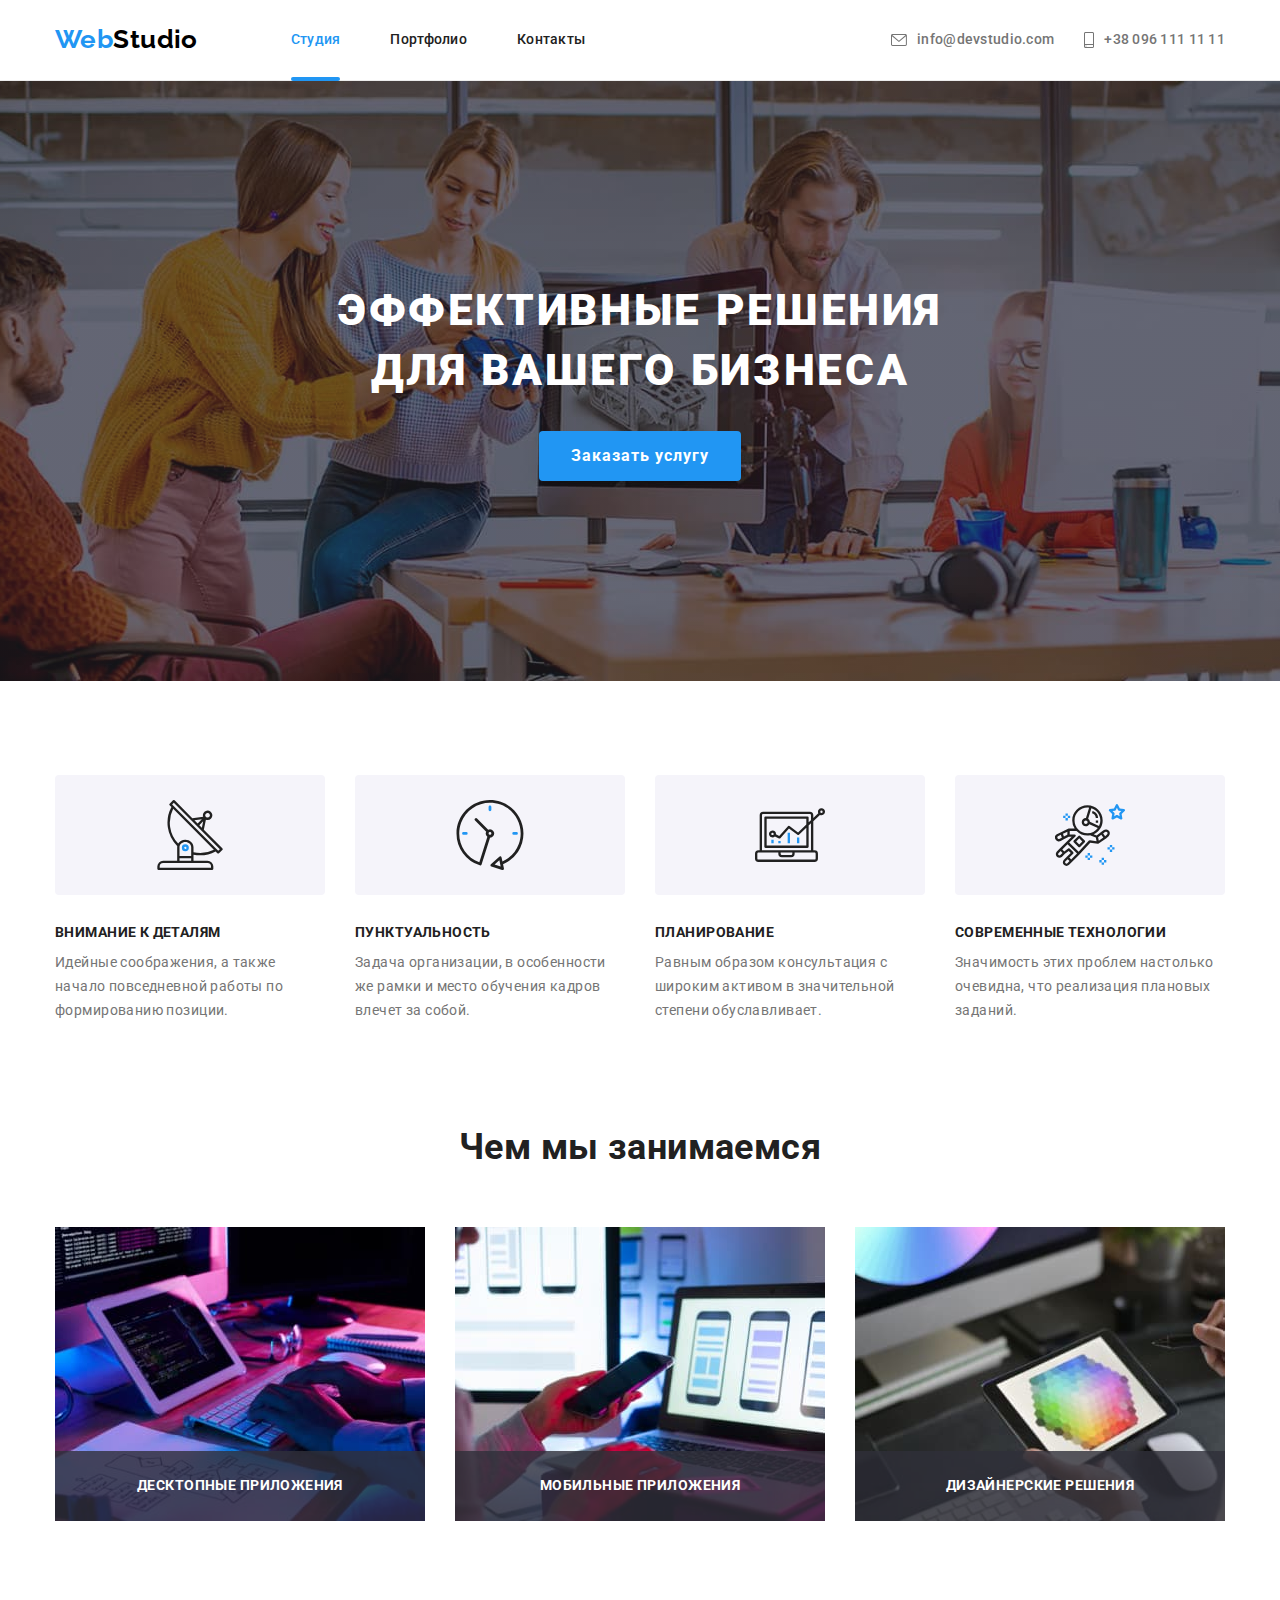
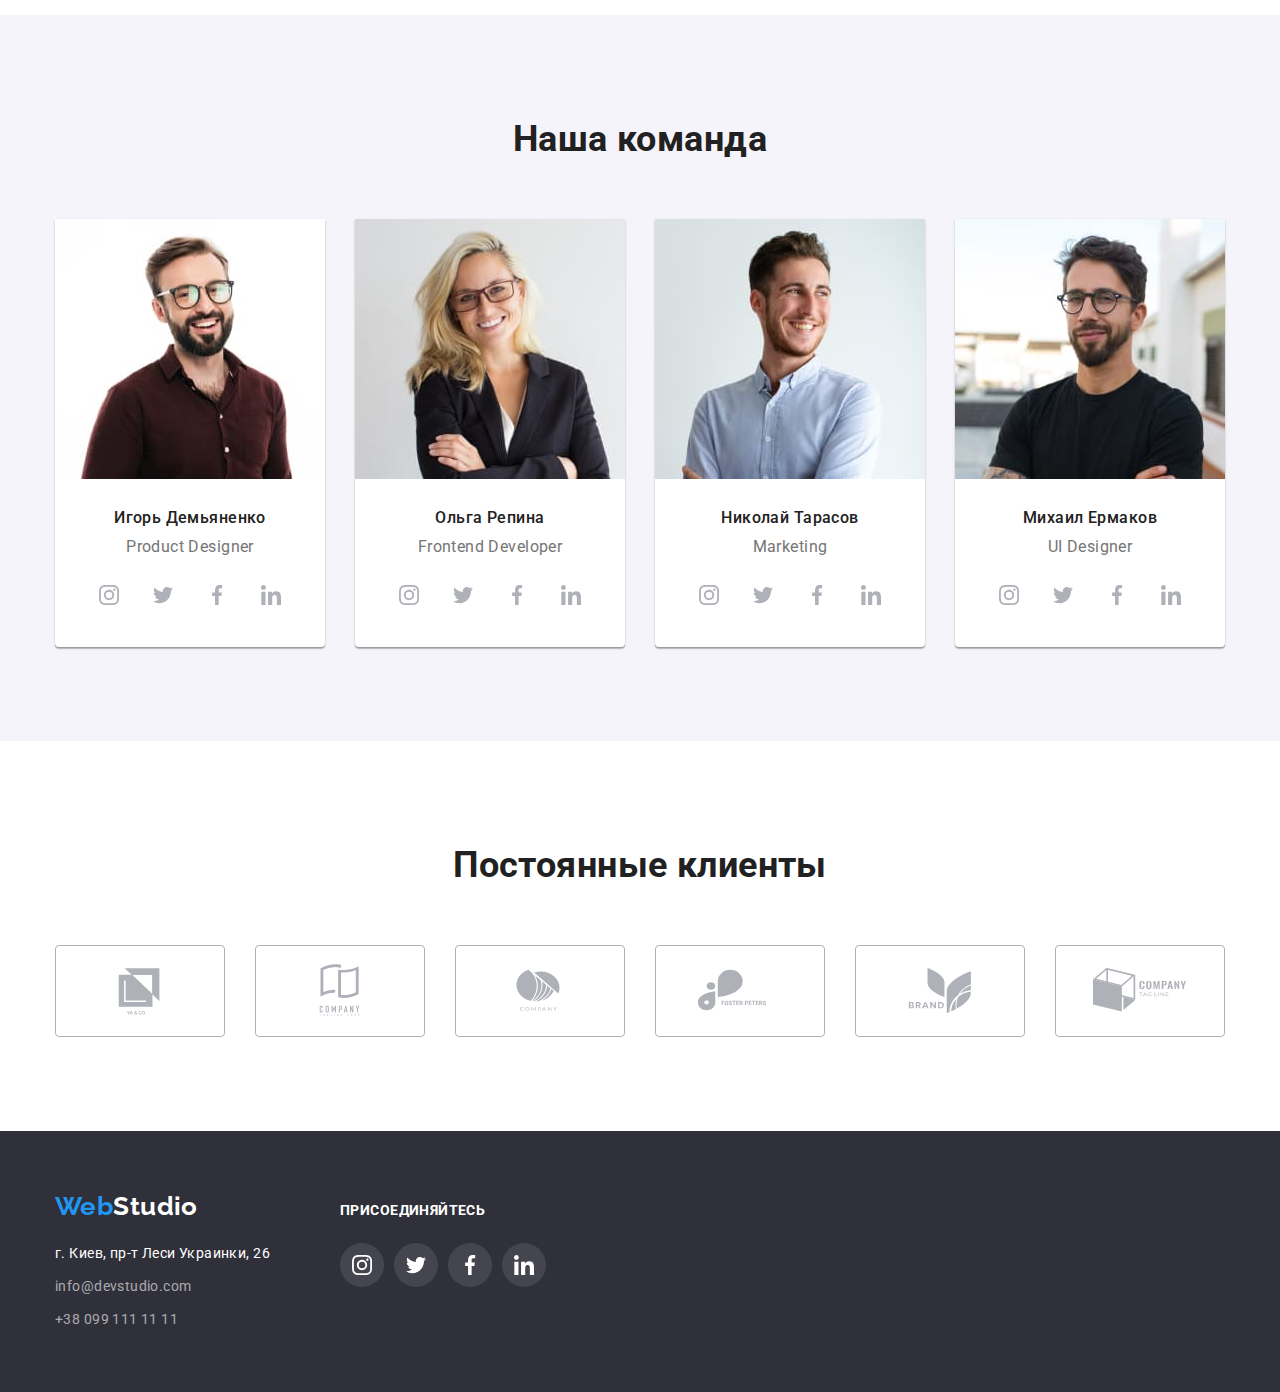
<file: index.html>
<!DOCTYPE html>
<html lang="ru">
  <head>
    <meta charset="UTF-8">
    <meta http-equiv="X-UA-Compatible" content="IE=edge">
    <meta name="viewport" content="width=device-width, initial-scale=1.0">
    <title>Студія</title>
    <!-- шрифти -->
    <link rel="preconnect" href="https://fonts.googleapis.com">
    <link rel="preconnect" href="https://fonts.gstatic.com" crossorigin>
    <link href="https://fonts.googleapis.com/css2?family=Raleway:wght@700&family=Roboto:wght@400;500;700;900&display=swap" rel="stylesheet">
    <!-- нормалізатор -->
    <link rel="stylesheet" href="https://cdnjs.cloudflare.com/ajax/libs/modern-normalize/1.1.0/modern-normalize.min.css">
    <!-- таблиця стилів -->
    <link rel="stylesheet" href="./css/styles.css">
  </head>
  <body>
    <header class="page-header">
      <div class="page-header-box container">
          <!-- навігація -->
          <nav class="site-nav">
            <a class="logo logo-header link" href="./index.html"><span class="logo-accent">Web</span>Studio</a>
            <ul class="site-nav-list list">
              <li class="site-nav-item"><a class="site-nav-link link current" href="./index.html">Студия</a></li>
              <li class="site-nav-item"><a class="site-nav-link link" href="./portfolio.html">Портфолио</a></li>
              <li class="site-nav-item"><a class="site-nav-link link" href="">Контакты</a></li>
            </ul>
          </nav>
          <!-- контакти -->
          <ul class="header-contacts list">
            <li class="header-contacts-item">
              <a class="header-contacts-link link" href="mailto:info@devstudio.com">
                <svg class="header-mail-icon" width="16px" height="12px">
                  <use href="./images/icons.svg#mail"></use>
                </svg>info@devstudio.com
              </a>
            </li>
            <li class="header-contacts-item">
              <a class="header-contacts-link link" href="tel:+380961111111">
                <svg class="header-tel-icon" width="10px" height="16px">
                  <use href="./images/icons.svg#tel"></use>
                </svg>+38 096 111 11 11
              </a>
            </li>
          </ul>
      </div>
    </header>
    <main>
      <!-- секція hero -->
      <section class="hero section hero-overlay">
        <div class="container">
          <h1 class="hero-title">Эффективные решения для вашего бизнеса</h1>
          <button class="hero-btn" type="button" data-modal-open>Заказать услугу</button>
        </div>
      </section>
      <!-- секція features / особености -->
      <section class="features section">
        <div class="container">
          <h2 class="visually-hidden">Особености</h2>
          <ul class="features-list list">
            <li class="features-item" >
              <div class="features-icon-wrap">
                <svg class="features-icon" width="70" height="70">
                  <use href="./images/icons.svg#antenna"></use>
                </svg>
              </div>
              <h3 class="features-name">Внимание к деталям</h3>
              <p class="features-text">Идейные соображения, а также начало повседневной работы по формированию позиции.</p>
            </li>
            <li class="features-item">
              <div class="features-icon-wrap">
                <svg class="features-icon" width="70" height="70">
                  <use href="./images/icons.svg#clock"></use>
                </svg>
              </div>
              <h3 class="features-name">Пунктуальность</h3>
              <p class="features-text">Задача организации, в особенности же рамки и место обучения кадров влечет за собой.</p>
            </li>
            <li class="features-item">
              <div class="features-icon-wrap">
                <svg class="features-icon" width="70" height="70">
                  <use href="./images/icons.svg#diagram"></use>
                </svg>
              </div>
              <h3 class="features-name">Планирование</h3>
              <p class="features-text">Равным образом консультация с широким активом в значительной степени обуславливает.</p>
            </li>
            <li class="features-item">
              <div class="features-icon-wrap">
                <svg class="features-icon" width="70" height="70">
                  <use href="./images/icons.svg#astronaut"></use>
                </svg>
              </div>
              <h3 class="features-name">Современные технологии</h3>
              <p class="features-text">Значимость этих проблем настолько очевидна, что реализация плановых заданий.</p>
            </li>
          </ul>
        </div>
      </section>
      <!-- секція direction / секція чем мы занимаемся -->
      <section class="direction section">
        <div class="container">
          <h2 class="direction-title">Чем мы занимаемся</h2>
          <ul class="direction-list list">
            <li class="direction-item">
              <div class="direction-item-inner">
                <img src="./images/direction-1.jpg" alt="box-1" width="370" height="294">
                <p class="direction-desc">Десктопные приложения</p>
              </div>
            </li>
            <li class="direction-item">
              <div class="direction-item-inner">
                <img src="./images/direction-2.jpg" alt="box-2" width="370" height="294">
                <p class="direction-desc">Мобильные приложения</p>
              </div>
            </li>
            <li class="direction-item">
              <div class="direction-item-inner">
                <img src="./images/direction-3.jpg" alt="box-3" width="370" height="294">
                <p class="direction-desc">Дизайнерские решения</p>
              </div>
            </li>
          </ul>
        </div>
      </section>
      <!-- секція team / наша команда -->
      <section class="team section">
        <div class="container">
          <h2 class="team-title">Наша команда</h2>
          <ul class="team-list list">
            <li class="team-item">
              <img class="team-img" src="./images/team-card-1.jpg" alt="team-card-1" width="270" height="260">
              <div class="team-box">
                <h3 class="team-name">Игорь Демьяненко</h3>
                <p class="team-text">Product Designer</p>
                <ul class="team-socials-list list">
                  <li class="team-socials-item">
                    <a href="" class="team-socials-link link">
                      <svg class="team-socials-icon" aria-label="instagram" width="20px" height="20px">
                        <use href="./images/icons.svg#instagram"></use>
                      </svg>
                    </a>
                  </li>
                  <li class="team-socials-item">
                    <a href="" class="team-socials-link link">
                      <svg class="team-socials-icon" aria-label="twitter" width="20px" height="20px">
                        <use href="./images/icons.svg#twitter"></use>
                      </svg>
                    </a>
                  </li>
                  <li class="team-socials-item">
                    <a href="" class="team-socials-link link">
                      <svg class="team-socials-icon" aria-label="facebook" width="20px" height="20px">
                        <use href="./images/icons.svg#facebook"></use>
                      </svg>
                    </a>
                  </li>
                  <li class="team-socials-item">
                    <a href="" class="team-socials-link">
                      <svg class="team-socials-icon" aria-label="linkedin" width="20px" height="20px">
                        <use href="./images/icons.svg#linkedin"></use>
                      </svg>
                    </a>
                  </li>
                </ul>
              </div>
            </li>
            <li class="team-item">
              <img class="team-img" src="./images/team-card-2.jpg" alt="team-card-2" width="270" height="260">
              <div class="team-box">
                <h3 class="team-name">Ольга Репина</h3>
                <p class="team-text">Frontend Developer</p>
                <ul class="team-socials-list list">
                  <li class="team-socials-item">
                    <a href="" class="team-socials-link link">
                      <svg class="team-socials-icon" width="20px" height="20px">
                        <use href="./images/icons.svg#instagram"></use>
                      </svg>
                    </a>
                  </li>
                  <li class="team-socials-item">
                    <a href="" class="team-socials-link link">
                      <svg class="team-socials-icon" width="20px" height="20px">
                        <use href="./images/icons.svg#twitter"></use>
                      </svg>
                    </a>
                  </li>
                  <li class="team-socials-item">
                    <a href="" class="team-socials-link link">
                      <svg class="team-socials-icon" width="20px" height="20px">
                        <use href="./images/icons.svg#facebook"></use>
                      </svg>
                    </a>
                  </li>
                  <li class="team-socials-item">
                    <a href="" class="team-socials-link">
                      <svg class="team-socials-icon" width="20px" height="20px">
                        <use href="./images/icons.svg#linkedin"></use>
                      </svg>
                    </a>
                  </li>
                </ul>
              </div>
            </li>
            <li class="team-item">
              <img class="team-img" src="./images/team-card-3.jpg" alt="team-card-3" width="270" height="260">
              <div class="team-box">
                <h3 class="team-name">Николай Тарасов</h3>
                <p class="team-text">Marketing</p>
                <ul class="team-socials-list list">
                  <li class="team-socials-item">
                    <a href="" class="team-socials-link link">
                      <svg class="team-socials-icon" width="20px" height="20px">
                        <use href="./images/icons.svg#instagram"></use>
                      </svg>
                    </a>
                  </li>
                  <li class="team-socials-item">
                    <a href="" class="team-socials-link link">
                      <svg class="team-socials-icon" width="20px" height="20px">
                        <use href="./images/icons.svg#twitter"></use>
                      </svg>
                    </a>
                  </li>
                  <li class="team-socials-item">
                    <a href="" class="team-socials-link link">
                      <svg class="team-socials-icon" width="20px" height="20px">
                        <use href="./images/icons.svg#facebook"></use>
                      </svg>
                    </a>
                  </li>
                  <li class="team-socials-item">
                    <a href="" class="team-socials-link">
                      <svg class="team-socials-icon" width="20px" height="20px">
                        <use href="./images/icons.svg#linkedin"></use>
                      </svg>
                    </a>
                  </li>
                </ul>
              </div>
            </li>
            <li class="team-item">
              <img class="team-img" src="./images/team-card-4.jpg" alt="team-card-4" width="270" height="260">
              <div class="team-box">
                <h3 class="team-name">Михаил Ермаков</h3>
                <p class="team-text">UI Designer</p>
                <ul class="team-socials-list list">
                  <li class="team-socials-item">
                    <a href="" class="team-socials-link link">
                      <svg class="team-socials-icon" width="20px" height="20px">
                        <use href="./images/icons.svg#instagram"></use>
                      </svg>
                    </a>
                  </li>
                  <li class="team-socials-item">
                    <a href="" class="team-socials-link link">
                      <svg class="team-socials-icon" width="20px" height="20px">
                        <use href="./images/icons.svg#twitter"></use>
                      </svg>
                    </a>
                  </li>
                  <li class="team-socials-item">
                    <a href="" class="team-socials-link link">
                      <svg class="team-socials-icon" width="20px" height="20px">
                        <use href="./images/icons.svg#facebook"></use>
                      </svg>
                    </a>
                  </li>
                  <li class="team-socials-item">
                    <a href="" class="team-socials-link">
                      <svg class="team-socials-icon" width="20px" height="20px">
                        <use href="./images/icons.svg#linkedin"></use>
                      </svg>
                    </a>
                  </li>
                </ul>
              </div>
            </li>
          </ul>
        </div>
      </section>
      <!-- секція clients / постоянные клиенты -->
      <section class="clients section">
        <div class="container">
          <h2 class="clients-title">Постоянные клиенты</h2>
          <ul class="clients-list list">
            <li class="clients-item">
              <a class="clients-link link" href="">
                <svg class="clients-icon" width="106px" height="60px">
                  <use href="./images/icons.svg#client-1"></use>
                </svg>
              </a>
            </li>
              <li class="clients-item">
                <a class="clients-link link" href="">
                  <svg class="clients-icon" width="106px" height="60px">
                    <use href="./images/icons.svg#client-2"></use>
                  </svg>
                </a>
              </li>
            <li class="clients-item">
              <a class="clients-link link" href="">
                <svg class="clients-icon" width="106px" height="60px">
                  <use href="./images/icons.svg#client-3"></use>
                </svg>
              </a>
            </li>
            <li class="clients-item">
              <a class="clients-link link" href="">
                <svg class="clients-icon" width="106px" height="60px">
                  <use href="./images/icons.svg#client-4"></use>
                </svg>
              </a>
            </li>
            <li class="clients-item">
              <a class="clients-link link" href="">
                <svg class="clients-icon" width="106px" height="60px">
                  <use href="./images/icons.svg#client-5"></use>
                </svg>
              </a>
            </li>
            <li class="clients-item">
              <a class="clients-link link" href="">
                <svg class="clients-icon" width="106px" height="60px">
                  <use href="./images/icons.svg#client-6"></use>
                </svg>
              </a>
            </li>
          </ul>
        </div>
      </section>
    </main>
    <footer class="page-footer">
      <div class="container footer-box-wrap">
        <div class="footer-box-1">
          <!-- логотип -->
          <a class="logo logo-footer link" href="./index.html"><span class="logo-accent">Web</span>Studio</a>
          <!-- контакти -->
          <address>
            <ul class="footer-contacts list">
              <li class="footer-contacts-item">
                <p class="footer-contacts-location">г. Киев, пр-т Леси Украинки, 26</p>
              </li>
              <li class="footer-contacts-item"><a class="footer-contacts-link link"
                  href="mailto:info@devstudio.com">info@devstudio.com</a></li>
              <li class="footer-contacts-item"><a class="footer-contacts-link link" href="tel:+380991111111">+38 099 111 11 11</a>
              </li>
            </ul>
          </address>
        </div>
        <div class="footer-box-2">
          <strong class="footer-box-title">присоединяйтесь</strong>
          <ul class="footer-socials-list list">
            <li class="footer-socials-item">
              <a href="" class="footer-socials-link link">
                <svg class="footer-socials-icon" width="20px" height="20px">
                  <use href="./images/icons.svg#instagram"></use>
                </svg>
              </a>
            </li>
            <li class="footer-socials-item">
              <a href="" class="footer-socials-link link">
                <svg class="footer-socials-icon" width="20px" height="20px">
                  <use href="./images/icons.svg#twitter"></use>
                </svg>
              </a>
            </li>
            <li class="footer-socials-item">
              <a href="" class="footer-socials-link link">
                <svg class="footer-socials-icon" width="20px" height="20px">
                  <use href="./images/icons.svg#facebook"></use>
                </svg>
              </a>
            </li>
            <li class="footer-socials-item">
              <a href="" class="footer-socials-link">
                <svg class="footer-socials-icon" width="20px" height="20px">
                  <use href="./images/icons.svg#linkedin"></use>
                </svg>
              </a>
            </li>
          </ul>
        </div>
      </div>
    </footer>
    <div class="backdrop is-hidden" data-modal>
      <div class="modal">
        <button class="btn-modal-close" type="button" data-modal-close>
          <svg class="icon-modal-close" width="18" height="18">
            <use href="./images/icons.svg#close"></use>
          </svg>
        </button>
      </div>
    </div>
    <script src="./js/modal.js"></script>
  </body>
</html>
</file>
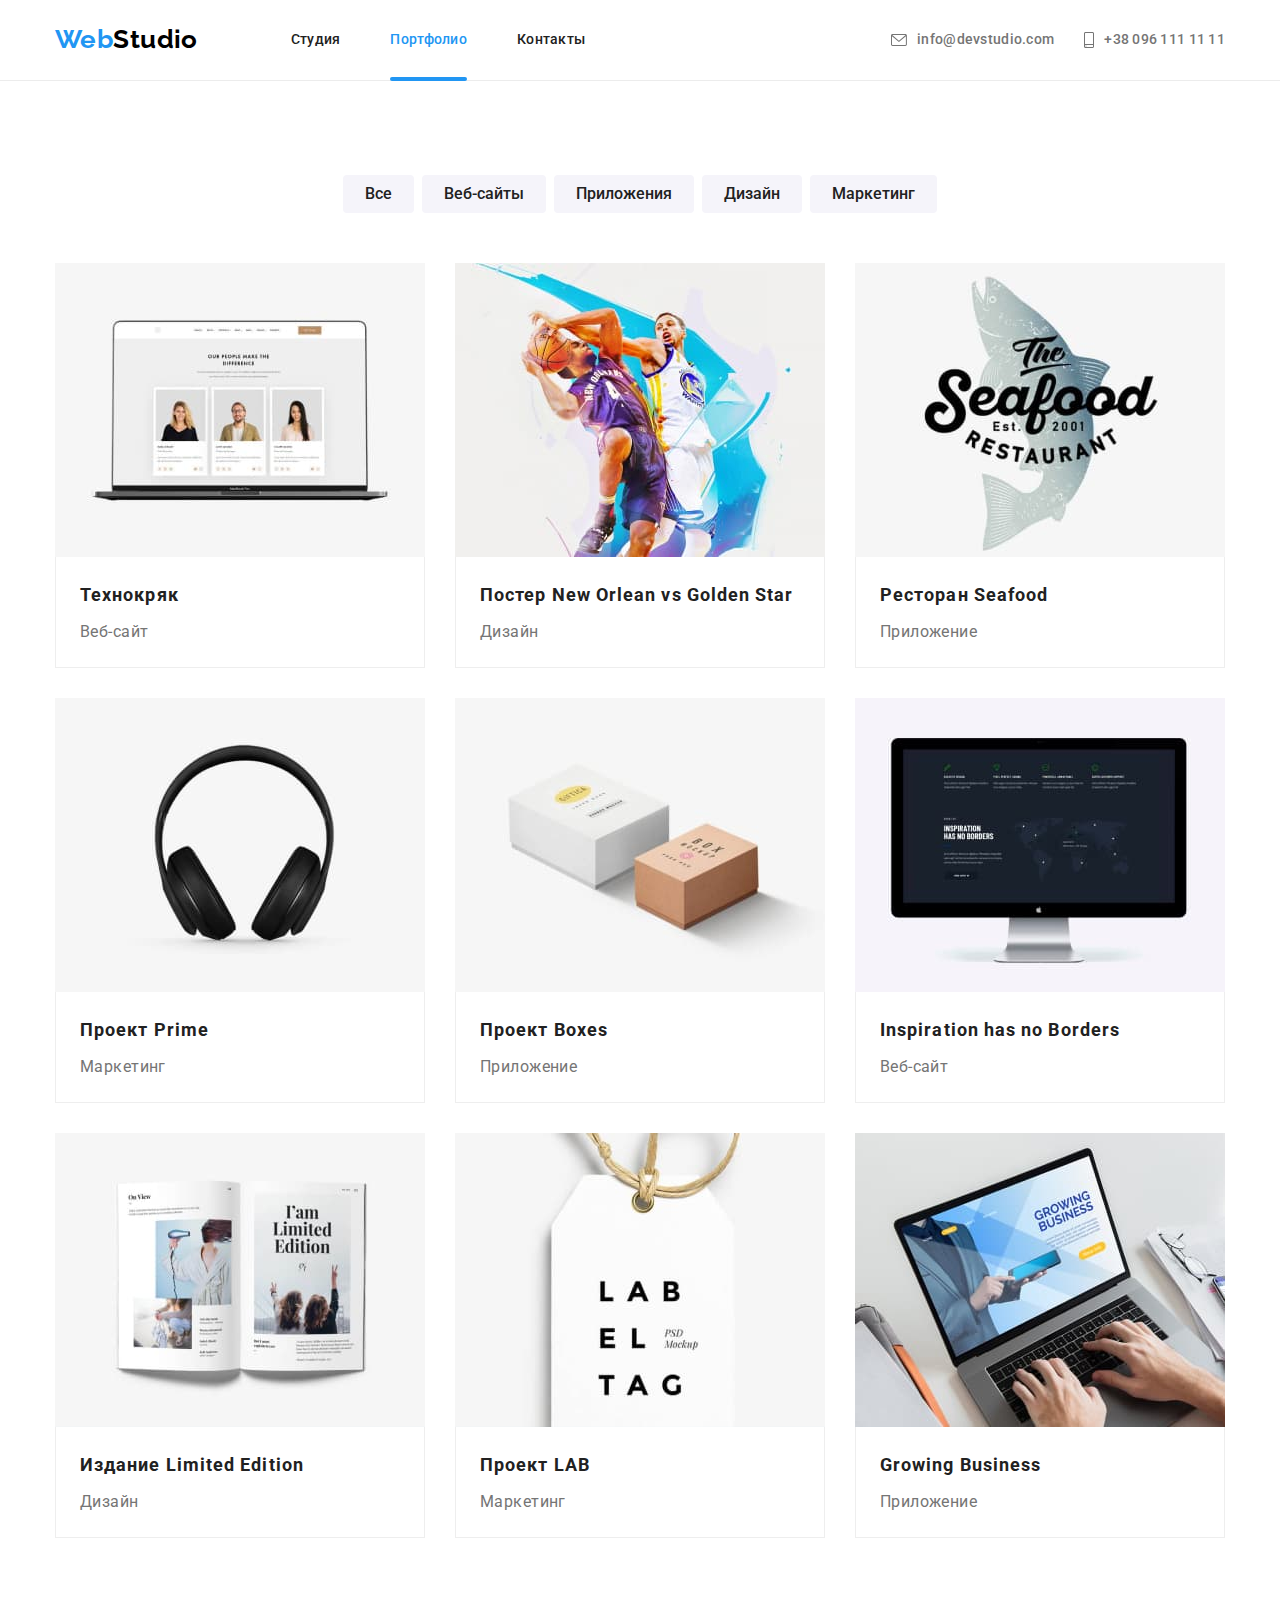
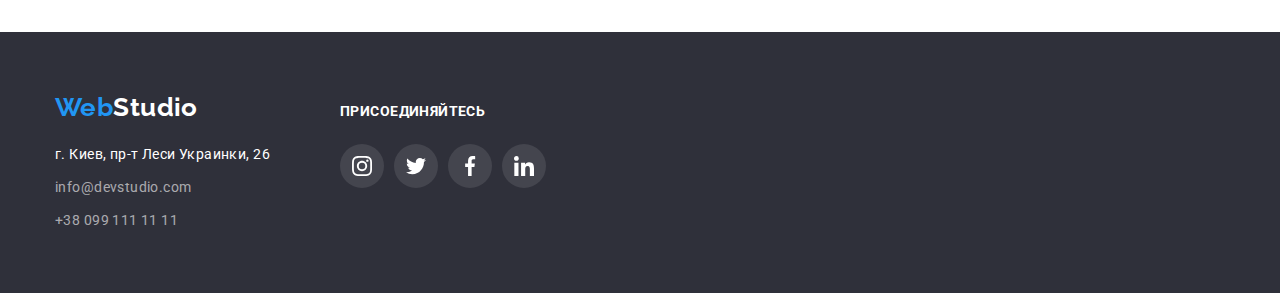
<file: portfolio.html>
<!DOCTYPE html>
<html lang="ru">
  <head>
    <meta charset="UTF-8">
    <meta http-equiv="X-UA-Compatible" content="IE=edge">
    <meta name="viewport" content="width=device-width, initial-scale=1.0">
    <title>Портфоліо</title>
    <!-- шрифти -->
    <link rel="preconnect" href="https://fonts.googleapis.com">
    <link rel="preconnect" href="https://fonts.gstatic.com" crossorigin>
    <link href="https://fonts.googleapis.com/css2?family=Raleway:wght@700&family=Roboto:wght@400;500;700;900&display=swap" rel="stylesheet">
    <!-- нормалізатор -->
    <link rel="stylesheet" href="https://cdnjs.cloudflare.com/ajax/libs/modern-normalize/1.1.0/modern-normalize.min.css">
    <!-- таблиця стилів -->
    <link rel="stylesheet" href="./css/styles.css">
  </head>
  <body>
    <header class="page-header">
      <div class="page-header-box container">
        <!-- навігація -->
        <nav class="site-nav">
          <a class="logo logo-header link" href="./index.html"><span class="logo-accent">Web</span>Studio</a>
          <ul class="site-nav-list list">
            <li class="site-nav-item"><a class="site-nav-link link" href="./index.html">Студия</a></li>
            <li class="site-nav-item"><a class="site-nav-link link current" href="./portfolio.html">Портфолио</a></li>
            <li class="site-nav-item"><a class="site-nav-link link" href="">Контакты</a></li>
          </ul>
        </nav>
        <!-- контакти -->
        <ul class="header-contacts list">
          <li class="header-contacts-item">
            <a class="header-contacts-link link" href="mailto:info@devstudio.com">
              <svg class="header-mail-icon" width="16px" height="12px">
                <use href="./images/icons.svg#mail"></use>
              </svg>info@devstudio.com
            </a>
          </li>
          <li class="header-contacts-item">
            <a class="header-contacts-link link" href="tel:+380961111111">
              <svg class="header-tel-icon" width="10px" height="16px">
                <use href="./images/icons.svg#tel"></use>
              </svg>+38 096 111 11 11
            </a>
          </li>
        </ul>
      </div>
    </header>
    <main>
      <!-- секція portfolio / портфоліо -->
      <section class="section">
        <div class="container" >
          <h1 class="visually-hidden">Портфолио</h1>
          <!-- список фільтрів -->
          <ul class="filter-list list">
            <li class="filter-item" ><button class="filter-btn" type="button">Все</button></li>
            <li class="filter-item" ><button class="filter-btn" type="button">Веб-сайты</button></li>
            <li class="filter-item" ><button class="filter-btn" type="button">Приложения</button></li>
            <li class="filter-item" ><button class="filter-btn" type="button">Дизайн</button></li>
            <li class="filter-item" ><button class="filter-btn" type="button">Маркетинг</button></li>
          </ul>
          <!-- список проектів -->
          <ul class="project-list list">
            <li class="project-item">
              <a href="" class="project-link link">
                <div class="project-img-wrap">
                  <img src="./images/project-1.jpg" alt="project-1" width="370" height="294">
                  <p class="project-desc">Ресурс предлагает комплексные предложения с разным уровнем функционала и сервисов. Все это позволит посетителю получить исчерпывающие сведения о компании или частном лице.</p>
                </div>
                <div class="project-box">
                  <h2 class="project-title">Технокряк</h2>
                  <p class="project-tag">Веб-сайт</p>
                </div>
              </a>
            </li>
            <li class="project-item">
              <a href="" class="project-link link">
                <div class="project-img-wrap">
                  <img src="./images/project-2.jpg" alt="project-2" width="370" height="294">
                  <p class="project-desc">Ресурс предлагает комплексные предложения с разным уровнем функционала и сервисов. Все это позволит посетителю получить исчерпывающие сведения о компании или частном лице.</p>
                </div>
                <div class="project-box">
                  <h2 class="project-title">Постер <span lang="en">New Orlean vs Golden Star</span></h2>
                  <p class="project-tag">Дизайн</p>
                </div>
              </a>
            </li>
            <li class="project-item">
              <a href="" class="project-link link">
                <div class="project-img-wrap">
                  <img src="./images/project-3.jpg" alt="project-3" width="370" height="294">
                  <p class="project-desc">Ресурс предлагает комплексные предложения с разным уровнем функционала и сервисов. Все это позволит посетителю получить исчерпывающие сведения о компании или частном лице.</p>
                </div>
                <div class="project-box">
                  <h2 class="project-title">Ресторан <span lang="en">Seafood</span></h2>
                  <p class="project-tag">Приложение</p>
                </div>
              </a>
            </li>
            <li class="project-item">
              <a href="" class="project-link link">
                <div class="project-img-wrap">
                  <img src="./images/project-4.jpg" alt="project-4" width="370" height="294">
                  <p class="project-desc">Ресурс предлагает комплексные предложения с разным уровнем функционала и сервисов. Все это позволит посетителю получить исчерпывающие сведения о компании или частном лице.</p>
                </div>
                <div class="project-box">
                  <h2 class="project-title">Проект <span lang="en">Prime</span></h2>
                  <p class="project-tag">Маркетинг</p>
                </div>
              </a>
            </li>
            <li class="project-item">
              <a href="" class="project-link link">
                <div class="project-img-wrap">
                  <img src="./images/project-5.jpg" alt="project-5" width="370" height="294">
                  <p class="project-desc">Ресурс предлагает комплексные предложения с разным уровнем функционала и сервисов. Все это позволит посетителю получить исчерпывающие сведения о компании или частном лице.</p>
                </div>
                <div class="project-box">
                  <h2 class="project-title">Проект <span lang="en">Boxes</span></h2>
                  <p class="project-tag">Приложение</p>
                </div>
              </a>
            </li>
            <li class="project-item">
              <a href="" class="project-link link">
                <div class="project-img-wrap">
                  <img src="./images/project-6.jpg" alt="project-6" width="370" height="294">
                  <p class="project-desc">Ресурс предлагает комплексные предложения с разным уровнем функционала и сервисов. Все это позволит посетителю получить исчерпывающие сведения о компании или частном лице.</p>
                </div>
                <div class="project-box">
                  <h2 class="project-title" lang="en">Inspiration has no Borders</h2>
                  <p class="project-tag">Веб-сайт</p>
                </div>
              </a>
            </li>
            <li class="project-item">
              <a href="" class="project-link link">
                <div class="project-img-wrap">
                  <img src="./images/project-7.jpg" alt="project-7" width="370" height="294">
                  <p class="project-desc">Ресурс предлагает комплексные предложения с разным уровнем функционала и сервисов. Все это позволит посетителю получить исчерпывающие сведения о компании или частном лице.</p>
                </div>
                <div class="project-box">
                  <h2 class="project-title">Издание <span lang="en">Limited Edition</span></h2>
                  <p class="project-tag">Дизайн</p>
                </div>
              </a>
            </li>
            <li class="project-item">
              <a href="" class="project-link link">
                <div class="project-img-wrap">
                  <img src="./images/project-8.jpg" alt="project-8" width="370" height="294">
                  <p class="project-desc">Ресурс предлагает комплексные предложения с разным уровнем функционала и сервисов. Все это позволит посетителю получить исчерпывающие сведения о компании или частном лице.</p>
                </div>
                <div class="project-box">
                  <h2 class="project-title">Проект <span lang="en">LAB</span></h2>
                  <p class="project-tag">Маркетинг</p>
                </div>
              </a>
            </li>
            <li class="project-item">
              <a href="" class="project-link link">
                <div class="project-img-wrap">
                  <img src="./images/project-9.jpg" alt="project-9" width="370" height="294">
                  <p class="project-desc">Ресурс предлагает комплексные предложения с разным уровнем функционала и сервисов. Все это позволит посетителю получить исчерпывающие сведения о компании или частном лице.</p>
                </div>
                <div class="project-box">
                  <h2 class="project-title" lang="en">Growing Business</h2>
                  <p class="project-tag">Приложение</p>
                </div>
              </a>
            </li>
          </ul>
        </div>
      </section>
    </main>
    <footer class="page-footer">
      <div class="container footer-box-wrap">
        <div class="footer-box-1">
          <!-- логотип -->
          <a class="logo logo-footer link" href="./index.html"><span class="logo-accent">Web</span>Studio</a>
          <!-- контакти -->
          <address>
            <ul class="footer-contacts list">
              <li class="footer-contacts-item">
                <p class="footer-contacts-location">г. Киев, пр-т Леси Украинки, 26</p>
              </li>
              <li class="footer-contacts-item"><a class="footer-contacts-link link"
                  href="mailto:info@devstudio.com">info@devstudio.com</a></li>
              <li class="footer-contacts-item"><a class="footer-contacts-link link" href="tel:+380991111111">+38 099 111 11
                  11</a>
              </li>
            </ul>
          </address>
        </div>
        <div class="footer-box-2">
          <strong class="footer-box-title">присоединяйтесь</strong>
          <ul class="footer-socials-list list">
            <li class="footer-socials-item">
              <a href="" class="footer-socials-link link">
                <svg class="footer-socials-icon" width="20px" height="20px">
                  <use href="./images/icons.svg#instagram"></use>
                </svg>
              </a>
            </li>
            <li class="footer-socials-item">
              <a href="" class="footer-socials-link link">
                <svg class="footer-socials-icon" width="20px" height="20px">
                  <use href="./images/icons.svg#twitter"></use>
                </svg>
              </a>
            </li>
            <li class="footer-socials-item">
              <a href="" class="footer-socials-link link">
                <svg class="footer-socials-icon" width="20px" height="20px">
                  <use href="./images/icons.svg#facebook"></use>
                </svg>
              </a>
            </li>
            <li class="footer-socials-item">
              <a href="" class="footer-socials-link">
                <svg class="footer-socials-icon" width="20px" height="20px">
                  <use href="./images/icons.svg#linkedin"></use>
                </svg>
              </a>
            </li>
          </ul>
        </div>
      </div>
    </footer>
  </body>
</html>
</file>
<file: css/styles.css>
:root {
  /* fonts */
  --main-font: "roboto";
  --secondary-font: "raleway";

  /* color */
  --main-cl: #757575;
  --secondary-cl:#212121;
  --accent-cl: #2196F3;
  --main-bg-cl: #ffffff;
  --header-border-cl: #ECECEC;
  --dark-lg-cl: #000000;
  --footer-bg-cl: #2F303A;
  --hero-btn-cl: #188CE8;
  --team-bg-cl: #F5F4FA;
  --project-item-cl: #EEEEEE;
  --hero-bg-cl: #C4C4C4;
  --socials-cl: #AFB1B8;
  --footer-icon-bg-cl: rgba(255, 255, 255, 0.1);
  --direction-overlay-cl: rgba(47, 48, 58, 0.8);
  --project-overlay-cl: rgba(33, 150, 243, 0.9);

  /* animation */
  --transition-d: 250ms;
  --transition-t-f: cubic-bezier(0.4, 0, 0.2, 1);
}

body {
  font-family: var(--main-font), sans-serif;
  font-size: 14px;
  line-height: 1.71;
  letter-spacing: 0.03em;
  color: var(--main-cl);
  background-color: var(--main-bg-cl);
}

h1, 
h2, 
h3, 
h4, 
p,
ul {
  margin: 0;
  padding: 0;
}

img {
  display: block;
  max-width: 100%;
  height: auto;
}

/* common styles start */
.section {
  padding-top: 94px;
  padding-bottom: 94px;
}

.container {
  width: 1200px;
  padding-left: 15px;
  padding-right: 15px;
  margin-left: auto;
  margin-right: auto;
}

.link {
  text-decoration: none;
}

.list {
  list-style: none;
}

.visually-hidden {
  position: absolute;
  white-space: nowrap;
  width: 1px;
  height: 1px;
  overflow: hidden;
  border: 0;
  padding: 0;
  clip: rect(0 0 0 0);
  clip-path: inset(50%);
  margin: -1px;
}
/* common styles end */

/* блок header (start) */
.page-header {
  border-bottom: 1px solid var(--header-border-cl);
}

.page-header-box {
  display: flex;
  align-items: center;
}

/* логотип */
.logo {
  display: block;
  font-family: var(--secondary-font);
  font-weight: 700;
  font-size: 26px;
  line-height: 1.19;

  transition: color var(--transition-d) var(--transition-t-f);
}

.logo:hover,
.logo:focus {
  color: var(--accent-cl);
}

.logo-header {
  padding-top: 24px;
  padding-bottom: 25px;
  margin-right: 93px;

  color: var(--dark-lg-cl);
}

.logo-footer {
  margin-bottom: 20px;

  color: var(--main-bg-cl);
}

.logo-accent {
  color: var(--accent-cl);
}

/* навігація */
.site-nav,
.site-nav-list {
  display: flex;
}

.site-nav-item:not(:last-child) {
  margin-right: 50px;
}

.site-nav-link {
  position: relative;

  display: block;
  padding-top: 32px;
  padding-bottom: 32px;

  font-weight: 500;
  line-height: 1.14;
  letter-spacing: 0.02em;
  color: var(--secondary-cl);

  transition: color var(--transition-d) var(--transition-t-f);
}

.site-nav-link:hover,
.site-nav-link:focus {
  color: var(--accent-cl);
}

/* активна сторінка */
.site-nav-link.current {
  color: var(--accent-cl);
}

.site-nav-link.current:after {
  content: '';
  position: absolute;
  bottom: -1px;

  display: block;
  width: 100%;
  height: 4px;

  background-color: var(--accent-cl);
  border-radius: 2px;
}

/* контакти */
.header-contacts {
  display: flex;
  margin-left: auto;
}

.header-contacts-item:not(:last-child) {
 margin-right: 30px;
}

.header-contacts-link {
  display: inline-flex;
  align-items: center;
  padding-top: 32px;
  padding-bottom: 32px;

  font-weight: 500;
  line-height: 1.14;
  letter-spacing: 0.02em;
  color: var(--main-cl);

  transition: background-color var(--transition-d) var(--transition-t-f);
}

.header-contacts-link:hover,
.header-contacts-link:focus {
  color: var(--accent-cl);
}

.header-tel-icon,
.header-mail-icon {
  margin-right: 10px;

  fill: currentColor;
}
/* блок header (end) */

/* блок main - index.hmtl (start) */
/* секція hero */
.hero {
  padding-top: 200px;
  padding-bottom: 200px;

  background-color: var(--footer-bg-cl);
}

.hero-overlay {
  max-width: 1600px;
  height: 600px;
  margin-left: auto;
  margin-right: auto;

  background-color: var(--hero-bg-cl);
  background-image: linear-gradient( 
    rgba(47, 48, 58, 0.4), 
    rgba(47, 48, 58, 0.4)), 
    url('../images/hero-bg-img.jpg');
  background-repeat: no-repeat;
  background-position: center;
}

.hero-title {
  max-width: 696px;
  margin: 0px auto;

  font-weight: 900;
  font-size: 44px;
  line-height: 1.36;
  text-align: center;
  letter-spacing: 0.06em;
  text-transform: uppercase;
  color: var(--main-bg-cl);
}

.hero-btn {
  display: block;
  margin-top: 30px;
  margin-left: auto;
  margin-right: auto;
  padding: 10px 32px;

  font-family: inherit;
  font-weight: 700;
  font-size: 16px;
  line-height: 1.88;
  letter-spacing: 0.06em;
  color: var(--main-bg-cl);

  background-color: var(--accent-cl);
  box-shadow: 0px 4px 4px rgba(0, 0, 0, 0.15);
  border-radius: 4px;
  border-width: 0px;

  transition: background-color var(--transition-d) var(--transition-t-f);
}

.hero-btn:hover,
.hero-btn:focus {
  background-color: var(--hero-btn-cl);
}

/* секція features / особености */
.features-list {
  display: flex;
}

.features-item:not(:last-child) {
  margin-right: 30px;
}

.features-item {
  flex-basis: calc((100% - 90px) / 4);
  max-width: 270px;
}

.features-icon-wrap {
  display: flex;
  justify-content: center;
  align-items: center;
  width: 270px;
  height: 120px;
  margin-bottom: 30px;

  background: var(--team-bg-cl);
  border-radius: 4px;
}

.features-name {
  margin-bottom: 10px;

  font-weight: 700;
  font-size: 14px;
  line-height: 1.14;
  text-transform: uppercase;
  color: var(--secondary-cl);
}

/* заголовок секцій direction & team */
.direction-title,
.team-title,
.clients-title {
  margin-bottom: 50px;

  font-weight: 700;
  font-size: 36px;
  line-height: 1.67;
  text-align: center;
  color: var(--secondary-cl);
}

/* секція direction / секція чем мы занимаемся  */
.direction {
  padding-top: 0px;
}

.direction-list {
  display: flex;
}

.direction-item:not(:last-child) {
  margin-right: 30px;
}

.direction-item-inner {
  position: relative;
}

.direction-desc {
  position: absolute;
  left: 0;
  bottom: 0;
  
  display: flex;
  justify-content: center;
  align-items: center;
  width: 100%;
  height: 70px;

  font-weight: 700;
  line-height: 1.14;
  text-align: center;
  text-transform: uppercase;
  color: var(--main-bg-cl);

  background: var(--direction-overlay-cl)
}

/* секція team / наша команда */
.team {
  background-color: var(--team-bg-cl);
}

.team-list {
  display: flex;
}

.team-item {
  flex-basis: calc((100% - 2 * 30px) / 3);
  
  background: var(--main-bg-cl);
  box-shadow: 0px 1px 3px rgba(0, 0, 0, 0.12),
  0px 1px 1px rgba(0, 0, 0, 0.14),
  0px 2px 1px rgba(0, 0, 0, 0.2);
  border-radius: 0px 0px 4px 4px;
}

.team-item:not(:last-child) {
  margin-right: 30px;
}

.team-box {
  padding-top: 30px;
  padding-bottom: 30px;
}

.team-name,
.team-text {
  font-weight: 400;
  font-size: 16px;
  line-height: 1.18;
  text-align: center;
}

.team-name {
  margin-bottom: 10px;

  font-weight: 500;
  color: var(--secondary-cl);
}

.team-socials-list {
  display: flex;
  justify-content: center;
  width: 206px;
  height: 44px;
  margin: 16px auto 0;
}

.team-socials-item {
  width: 44px;
  height: 44px;
}

.team-socials-item:not(:last-child),
.footer-socials-item:not(:last-child) {
  margin-right: 10px;
}

.team-socials-link {
  display: flex;
  justify-content: center;
  align-items: center;
  width: 100%;
  height: 100%;

  color: var(--socials-cl);

  transition: color var(--transition-d) var(--transition-t-f), 
    background-color var(--transition-d) var(--transition-t-f),
    border-radius var(--transition-d) var(--transition-t-f);
}

.team-socials-link:hover,
.team-socials-link:focus {
  color: var(--main-bg-cl);

  background-color: var(--accent-cl);
  border-radius: 50px;
}

.team-socials-icon {
  fill: currentColor;
}

/* секція clients / постоянные клиенты */
.clients-list {
  display: flex;
}

.clients-item {
  width: 170px;
  height: 92px;
}

.clients-item:not(:last-child) {
  margin-right: 30px;
}

.clients-link {
  display: flex;
  justify-content: center;
  align-items: center;
  width: 100%;
  height: 100%;

  color: var(--socials-cl);

  border: 1px solid var(--socials-cl);
  border-radius: 4px;

  transition: color var(--transition-d) var(--transition-t-f), 
    border var(--transition-d) var(--transition-t-f);
}

.clients-link:hover,
.clients-link:focus {
  color: var(--accent-cl);

  border: 1px solid var(--accent-cl);
}

.clients-icon {
  fill: currentColor;
}
/* блок main - index.hmtl (end) */

/* блок footer (start) */
.page-footer {
  padding: 60px 0px;

  background-color: var(--footer-bg-cl);
}

.footer-box-wrap {
  display: flex;
  align-items: baseline;
}

.footer-box-2 {
  margin-left: 70px;
}

/* контакти */
.footer-contacts-item:not(:last-child){
  margin-bottom: 9px;
}

.footer-contacts-link {
  font-style: normal;
  color: rgba(255, 255, 255, 0.6);

  transition: color var(--transition-d) var(--transition-t-f);
}

.footer-contacts-link:hover,
.footer-contacts-link:focus {
  color: var(--accent-cl);
}

.footer-contacts-location {
  font-style: normal;
  color: var(--main-bg-cl);
}

.footer-box-title {
  font-weight: 700;
  line-height: 1.14;
  text-transform: uppercase;
  color: var(--main-bg-cl);
}

.footer-socials-list {
  display: flex;
  justify-content: center;
  width: 206px;
  height: 44px;
  margin-top: 20px;
}

.footer-socials-item:not(:last-child) {
  margin-right: 10px;
}

.footer-socials-link {
  display: flex;
  justify-content: center;
  align-items: center;
  width: 44px;
  height: 44px;

  color: var(--main-bg-cl);

  background-color: var(--footer-icon-bg-cl);
  border-radius: 50px;

  transition: color var(--transition-d) var(--transition-t-f),
    background-color var(--transition-d) var(--transition-t-f);
}

.footer-socials-link:hover,
.footer-socials-link:focus {
  color: var(--main-bg-cl);

  background-color: var(--accent-cl);
}

.footer-socials-icon {
  fill: currentColor;
}
/* блок footer (end) */

/* modal (start) */
.backdrop {
  position: fixed;
  top: 0;
  left: 0;
  
  width: 100%;
  height: 100%;

  background-color: rgba(0, 0, 0, 0.2);

  transition: transform var(--transition-d) var(--transition-t-f),
    opacity var(--transition-d) var(--transition-t-f),
    visibility var(--transition-d) var(--transition-t-f);
  opacity: 1;
}

.modal {
  position: absolute;
  top: 50%;
  left: 50%;
  
  width: 528px;
  height: 581px;

  background-color: var(--main-bg-cl);

  transform: translate(-50%, -50%) scaleX(1);
  transition: transform var(--transition-d) var(--transition-t-f);
}

.backdrop.is-hidden {
  visibility: hidden;
  opacity: 0;
  pointer-events: none;
}

.backdrop.is-hidden .modal {
  transform: translate(-50%, -50%) scaleX(1.2);
}

.btn-modal-close {
  position: absolute;
  top: 8px;
  right: 8px;

  display: flex;
  justify-content: center;
  align-items: center;
  width: 30px;
  height: 30px;
  padding: 0;
  margin: 0;

  background: var(--main-bg-cl);
  border: 1px solid rgba(0, 0, 0, 0.1);
  border-radius: 50%;

}

.icon-modal-close {
  fill: var(--dark-lg-cl);
}
/* modal (end) */

/* блок main - portfolio.hmtl (start) */
/* секція portfolio / портфоліо */
.filter-list {
  display: flex;
  justify-content: center;
  margin-bottom: 50px;
}

.filter-item:not(:last-child) {
  margin-right: 8px;
}

.filter-btn {
  padding: 6px 22px;

  font-family: inherit;
  font-weight: 500;
  font-size: 16px;
  line-height: 1.62;
  text-align: center;
  color: var(--secondary-cl);

  background: var(--team-bg-cl);
  border-radius: 4px;
  border-width: 0;

  transition: color var(--transition-d) var(--transition-t-f),
    background-color var(--transition-d) var(--transition-t-f),
    box-shadow var(--transition-d) var(--transition-t-f);
}

.filter-btn:hover,
.filter-btn:focus,
.filter-btn:active {
  color: var(--main-bg-cl);

  background-color: var(--accent-cl);
  box-shadow: 0px 3px 1px rgba(0, 0, 0, 0.1),
    0px 1px 2px rgba(0, 0, 0, 0.08),
    0px 2px 2px rgba(0, 0, 0, 0.12);
}

/* список проектів */
.project-list {
  display: flex;
  flex-wrap: wrap;
}

.project-item {
  flex-basis: calc((100% - 2 * 30px) / 3);
  margin-right: 30px;
  margin-bottom: 30px;
}

.project-item:nth-child(3n) {
  margin-right: 0px;
}

.project-item:nth-last-child(-n + 3) {
  margin-bottom: 0px;
}

.project-link {
  display: block;

  transition: box-shadow var(--transition-d) var(--transition-t-f);
}

.project-link:hover,
.project-link:focus {
  box-shadow: 0px 1px 1px rgba(0, 0, 0, 0.12),
    0px 4px 4px rgba(0, 0, 0, 0.06),
    1px 4px 6px rgba(0, 0, 0, 0.16);
}

.project-img-wrap {
  position: relative;
  overflow: hidden;
}

.project-desc {
  position: absolute;
  top: 0;
  left: 0;

  display: flex;
  justify-content: center;
  align-items: center;
  width: 100%;
  height: 100%;
  padding: 63px 24px;

  font-size: 18px;
  line-height: 1.56;
  color: var(--main-bg-cl);

  background-color: var(--project-overlay-cl);
  transform: translateY(100%);
  transition: transform var(--transition-d) var(--transition-t-f);
}

.project-link:hover .project-desc {
  transform: translateY(0);
}

.project-box {
  padding: 20px 24px;
  
  border: 1px solid var(--project-item-cl);
  border-top: none;
}

.project-title {
  margin-bottom: 4px;

  font-weight: 700;
  font-size: 18px;
  line-height: 2;
  letter-spacing: 0.06em;
  color: var(--secondary-cl);
}

.project-tag {
  font-size: 16px;
  line-height: 1.88;
  color: var(--main-cl);
}
/* блок main - portfolio.hmtl (end) */
</file>
